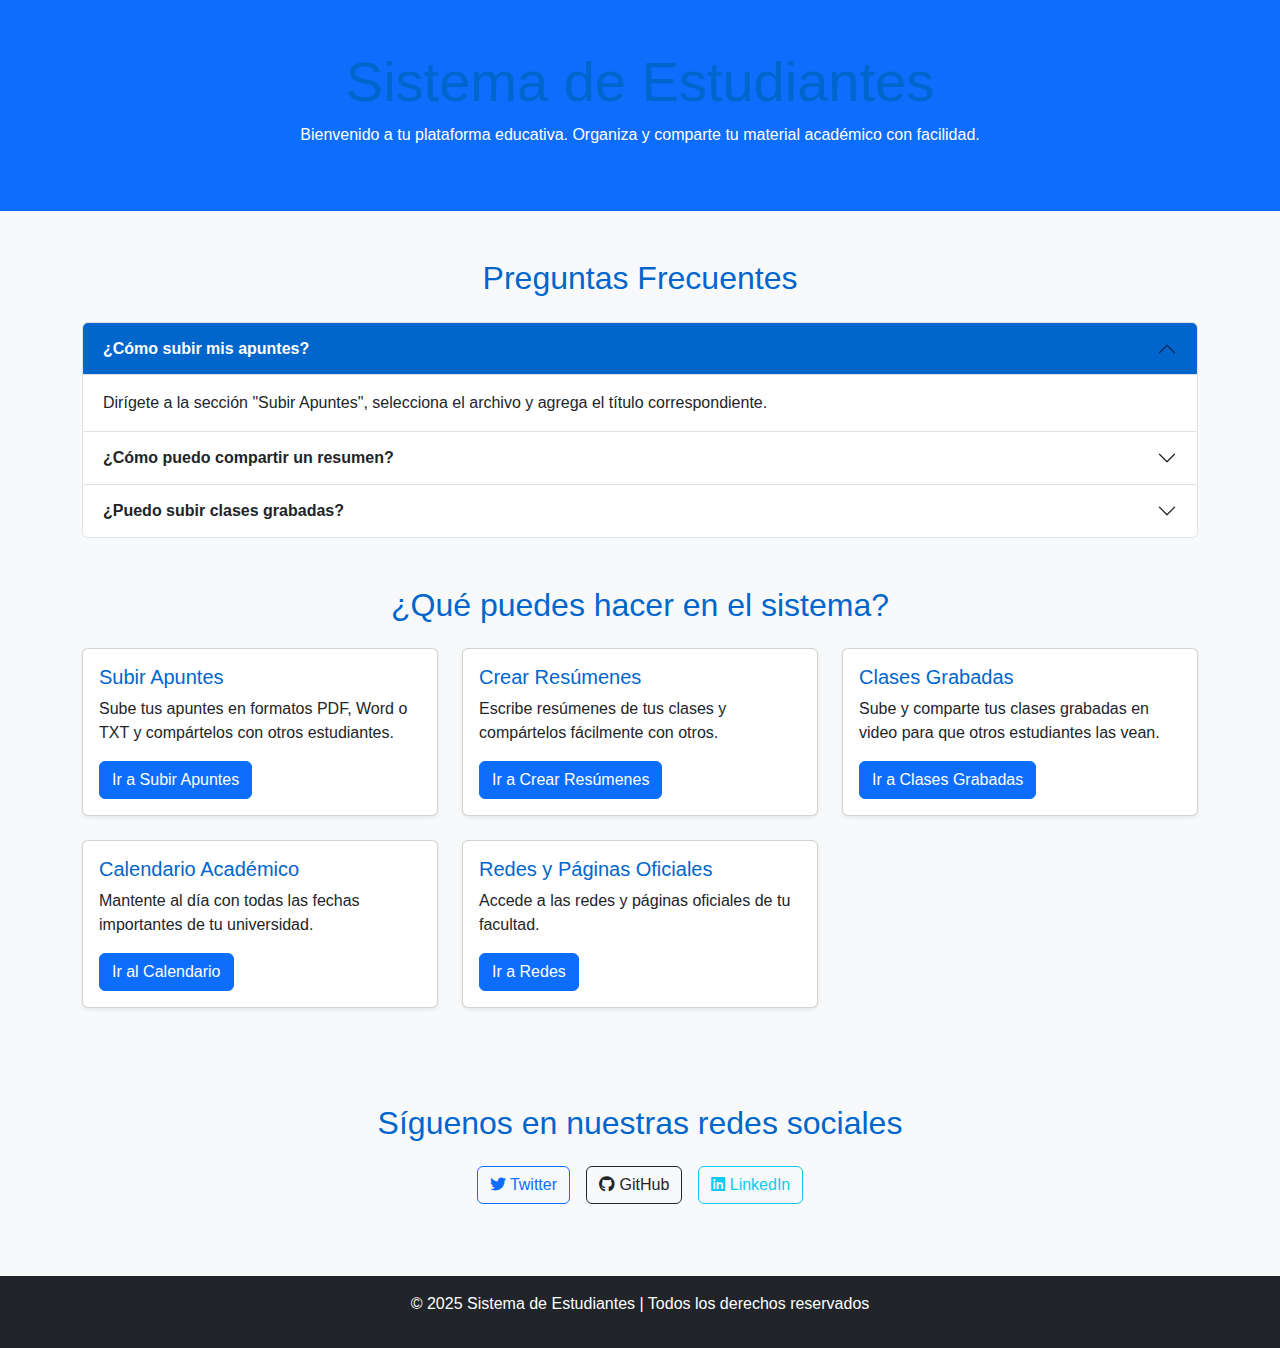
<file: index.html>
<!DOCTYPE html>
<html lang="es">

<head>
    <meta charset="UTF-8">
    <meta name="viewport" content="width=device-width, initial-scale=1.0">
    <title>Sistema de Estudiantes</title>
    <!-- Bootstrap 5 -->
    <link href="https://cdn.jsdelivr.net/npm/bootstrap@5.3.0-alpha1/dist/css/bootstrap.min.css" rel="stylesheet">
    <!-- Font Awesome -->
    <link href="https://cdnjs.cloudflare.com/ajax/libs/font-awesome/6.0.0-beta3/css/all.min.css" rel="stylesheet">
    <!-- Estilos personalizados -->
    <link rel="stylesheet" href="style.css">
</head>

<body>
    <header class="bg-primary text-white text-center py-5">
        <h1 class="display-4">Sistema de Estudiantes</h1>
        <p>Bienvenido a tu plataforma educativa. Organiza y comparte tu material académico con facilidad.</p>
    </header>

    <!-- Sección de Preguntas Frecuentes -->
    <section id="faq" class="container my-5">
        <h2 class="text-center mb-4">Preguntas Frecuentes</h2>
        <div class="accordion" id="faqAccordion">
            <div class="accordion-item">
                <h2 class="accordion-header" id="faq1">
                    <button class="accordion-button" type="button" data-bs-toggle="collapse" data-bs-target="#collapseFaq1" aria-expanded="true" aria-controls="collapseFaq1">
                        ¿Cómo subir mis apuntes?
                    </button>
                </h2>
                <div id="collapseFaq1" class="accordion-collapse collapse show" aria-labelledby="faq1" data-bs-parent="#faqAccordion">
                    <div class="accordion-body">
                        Dirígete a la sección "Subir Apuntes", selecciona el archivo y agrega el título correspondiente.
                    </div>
                </div>
            </div>
            <div class="accordion-item">
                <h2 class="accordion-header" id="faq2">
                    <button class="accordion-button collapsed" type="button" data-bs-toggle="collapse" data-bs-target="#collapseFaq2" aria-expanded="false" aria-controls="collapseFaq2">
                        ¿Cómo puedo compartir un resumen?
                    </button>
                </h2>
                <div id="collapseFaq2" class="accordion-collapse collapse" aria-labelledby="faq2" data-bs-parent="#faqAccordion">
                    <div class="accordion-body">
                        Después de crear un resumen en la sección "Crear Resúmenes", puedes compartirlo mediante el link generado.
                    </div>
                </div>
            </div>
            <div class="accordion-item">
                <h2 class="accordion-header" id="faq3">
                    <button class="accordion-button collapsed" type="button" data-bs-toggle="collapse" data-bs-target="#collapseFaq3" aria-expanded="false" aria-controls="collapseFaq3">
                        ¿Puedo subir clases grabadas?
                    </button>
                </h2>
                <div id="collapseFaq3" class="accordion-collapse collapse" aria-labelledby="faq3" data-bs-parent="#faqAccordion">
                    <div class="accordion-body">
                        Sí, en la sección "Clases Grabadas" puedes subir tus clases grabadas en formato de video.
                    </div>
                </div>
            </div>
        </div>
    </section>

    <!-- Sección de opciones -->
    <section id="opciones" class="container my-5">
        <h2 class="text-center mb-4">¿Qué puedes hacer en el sistema?</h2>
        <div class="row row-cols-1 row-cols-md-3 g-4">
            <div class="col">
                <div class="card h-100 shadow-sm">
                    <div class="card-body">
                        <h5 class="card-title">Subir Apuntes</h5>
                        <p class="card-text">Sube tus apuntes en formatos PDF, Word o TXT y compártelos con otros estudiantes.</p>
                        <a href="subir-apuntes/index.html" class="btn btn-primary">Ir a Subir Apuntes</a>
                    </div>
                </div>
            </div>
            <div class="col">
                <div class="card h-100 shadow-sm">
                    <div class="card-body">
                        <h5 class="card-title">Crear Resúmenes</h5>
                        <p class="card-text">Escribe resúmenes de tus clases y compártelos fácilmente con otros.</p>
                        <a href="crear-resumen/index.html" class="btn btn-primary">Ir a Crear Resúmenes</a>
                    </div>
                </div>
            </div>
            <div class="col">
                <div class="card h-100 shadow-sm">
                    <div class="card-body">
                        <h5 class="card-title">Clases Grabadas</h5>
                        <p class="card-text">Sube y comparte tus clases grabadas en video para que otros estudiantes las vean.</p>
                        <a href="clases-grabadas/index.html" class="btn btn-primary">Ir a Clases Grabadas</a>
                    </div>
                </div>
            </div>
            <div class="col">
                <div class="card h-100 shadow-sm">
                    <div class="card-body">
                        <h5 class="card-title">Calendario Académico</h5>
                        <p class="card-text">Mantente al día con todas las fechas importantes de tu universidad.</p>
                        <a href="calendario-academico/index.html" class="btn btn-primary">Ir al Calendario</a>
                    </div>
                </div>
            </div>
            <div class="col">
                <div class="card h-100 shadow-sm">
                    <div class="card-body">
                        <h5 class="card-title">Redes y Páginas Oficiales</h5>
                        <p class="card-text">Accede a las redes y páginas oficiales de tu facultad.</p>
                        <a href="redes-paginas/index.html" class="btn btn-primary">Ir a Redes</a>
                    </div>
                </div>
            </div>
        </div>
    </section>

    <!-- Redes sociales de los creadores -->
    <section id="redes-creadores" class="bg-light py-5">
        <div class="container text-center">
            <h2>Síguenos en nuestras redes sociales</h2>
            <div class="d-flex justify-content-center my-4">
                <a href="https://twitter.com/creador" target="_blank" class="btn btn-outline-primary mx-2">
                    <i class="fab fa-twitter"></i> Twitter
                </a>
                <a href="https://github.com/creador" target="_blank" class="btn btn-outline-dark mx-2">
                    <i class="fab fa-github"></i> GitHub
                </a>
                <a href="https://linkedin.com/in/creador" target="_blank" class="btn btn-outline-info mx-2">
                    <i class="fab fa-linkedin"></i> LinkedIn
                </a>
            </div>
        </div>
    </section>

    <footer class="bg-dark text-white text-center py-3">
        <p>&copy; 2025 Sistema de Estudiantes | Todos los derechos reservados</p>
    </footer>

    <!-- Bootstrap 5 JS (Al final para mejorar el tiempo de carga) -->
    <script src="https://cdn.jsdelivr.net/npm/@popperjs/core@2.11.6/dist/umd/popper.min.js"></script>
    <script src="https://cdn.jsdelivr.net/npm/bootstrap@5.3.0-alpha1/dist/js/bootstrap.min.js"></script>
</body>

</html>
</file>
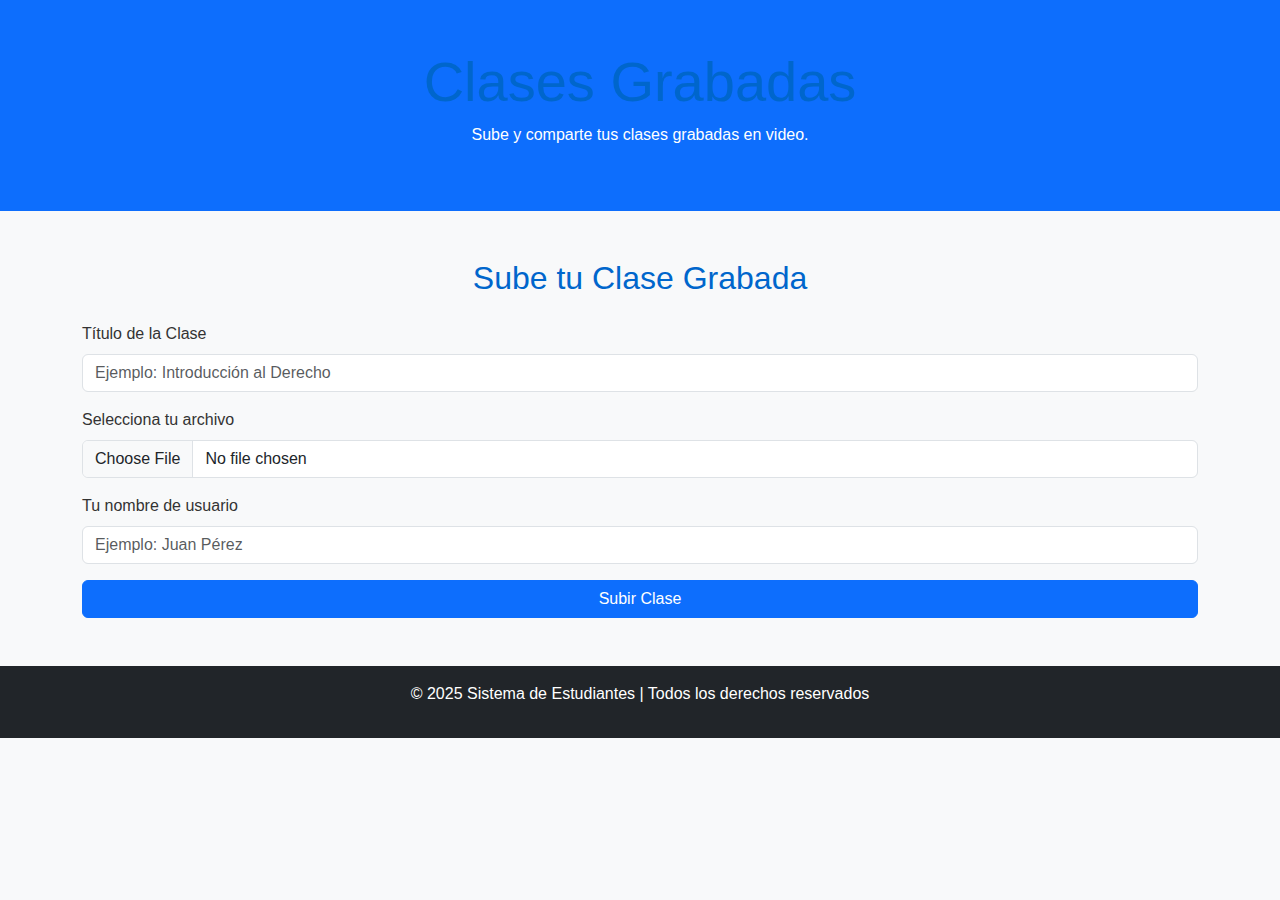
<file: clases-grabadas/index.html>
<!DOCTYPE html>
<html lang="es">

<head>
    <meta charset="UTF-8">
    <meta name="viewport" content="width=device-width, initial-scale=1.0">
    <title>Clases Grabadas | Sistema de Estudiantes</title>
    <link href="https://cdn.jsdelivr.net/npm/bootstrap@5.3.0-alpha1/dist/css/bootstrap.min.css" rel="stylesheet">
    <link href="https://cdnjs.cloudflare.com/ajax/libs/font-awesome/6.0.0-beta3/css/all.min.css" rel="stylesheet">
    <link rel="stylesheet" href="../style.css">
</head>

<body>
    <header class="bg-primary text-white text-center py-5">
        <h1 class="display-4">Clases Grabadas</h1>
        <p>Sube y comparte tus clases grabadas en video.</p>
    </header>

    <!-- Formulario de Subida de Clases Grabadas -->
    <section class="container my-5">
        <h2 class="text-center mb-4">Sube tu Clase Grabada</h2>
        <form action="#" method="POST" enctype="multipart/form-data">
            <div class="mb-3">
                <label for="tituloClase" class="form-label">Título de la Clase</label>
                <input type="text" class="form-control" id="tituloClase" placeholder="Ejemplo: Introducción al Derecho">
            </div>
            <div class="mb-3">
                <label for="archivoClase" class="form-label">Selecciona tu archivo</label>
                <input type="file" class="form-control" id="archivoClase" accept="video/*">
            </div>
            <div class="mb-3">
                <label for="usuarioClase" class="form-label">Tu nombre de usuario</label>
                <input type="text" class="form-control" id="usuarioClase" placeholder="Ejemplo: Juan Pérez">
            </div>
            <button type="submit" class="btn btn-primary w-100">Subir Clase</button>
        </form>
    </section>

    <footer class="bg-dark text-white text-center py-3">
        <p>&copy; 2025 Sistema de Estudiantes | Todos los derechos reservados</p>
    </footer>

    <script src="https://cdn.jsdelivr.net/npm/@popperjs/core@2.11.6/dist/umd/popper.min.js"></script>
    <script src="https://cdn.jsdelivr.net/npm/bootstrap@5.3.0-alpha1/dist/js/bootstrap.min.js"></script>
</body>

</html>
</file>
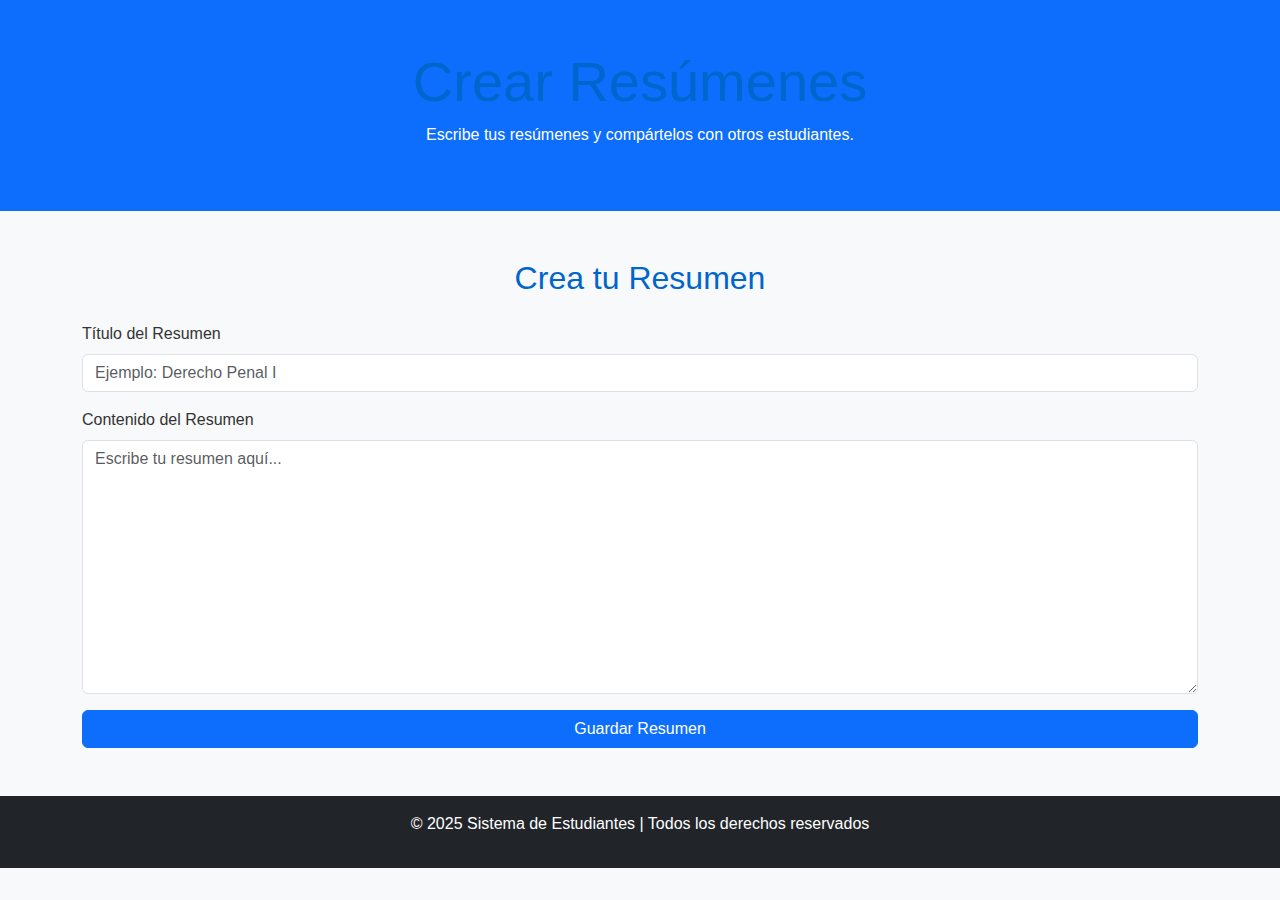
<file: crear-resumen/index.html>
<!DOCTYPE html>
<html lang="es">

<head>
    <meta charset="UTF-8">
    <meta name="viewport" content="width=device-width, initial-scale=1.0">
    <title>Crear Resumen | Sistema de Estudiantes</title>
    <link href="https://cdn.jsdelivr.net/npm/bootstrap@5.3.0-alpha1/dist/css/bootstrap.min.css" rel="stylesheet">
    <link href="https://cdnjs.cloudflare.com/ajax/libs/font-awesome/6.0.0-beta3/css/all.min.css" rel="stylesheet">
    <link rel="stylesheet" href="../style.css">
</head>

<body>
    <header class="bg-primary text-white text-center py-5">
        <h1 class="display-4">Crear Resúmenes</h1>
        <p>Escribe tus resúmenes y compártelos con otros estudiantes.</p>
    </header>

    <!-- Formulario de Crear Resumen -->
    <section class="container my-5">
        <h2 class="text-center mb-4">Crea tu Resumen</h2>
        <form action="#" method="POST">
            <div class="mb-3">
                <label for="tituloResumen" class="form-label">Título del Resumen</label>
                <input type="text" class="form-control" id="tituloResumen" placeholder="Ejemplo: Derecho Penal I">
            </div>
            <div class="mb-3">
                <label for="contenidoResumen" class="form-label">Contenido del Resumen</label>
                <textarea class="form-control" id="contenidoResumen" rows="10" placeholder="Escribe tu resumen aquí..."></textarea>
            </div>
            <button type="submit" class="btn btn-primary w-100">Guardar Resumen</button>
        </form>
    </section>

    <footer class="bg-dark text-white text-center py-3">
        <p>&copy; 2025 Sistema de Estudiantes | Todos los derechos reservados</p>
    </footer>

    <script src="https://cdn.jsdelivr.net/npm/@popperjs/core@2.11.6/dist/umd/popper.min.js"></script>
    <script src="https://cdn.jsdelivr.net/npm/bootstrap@5.3.0-alpha1/dist/js/bootstrap.min.js"></script>
</body>

</html>
</file>
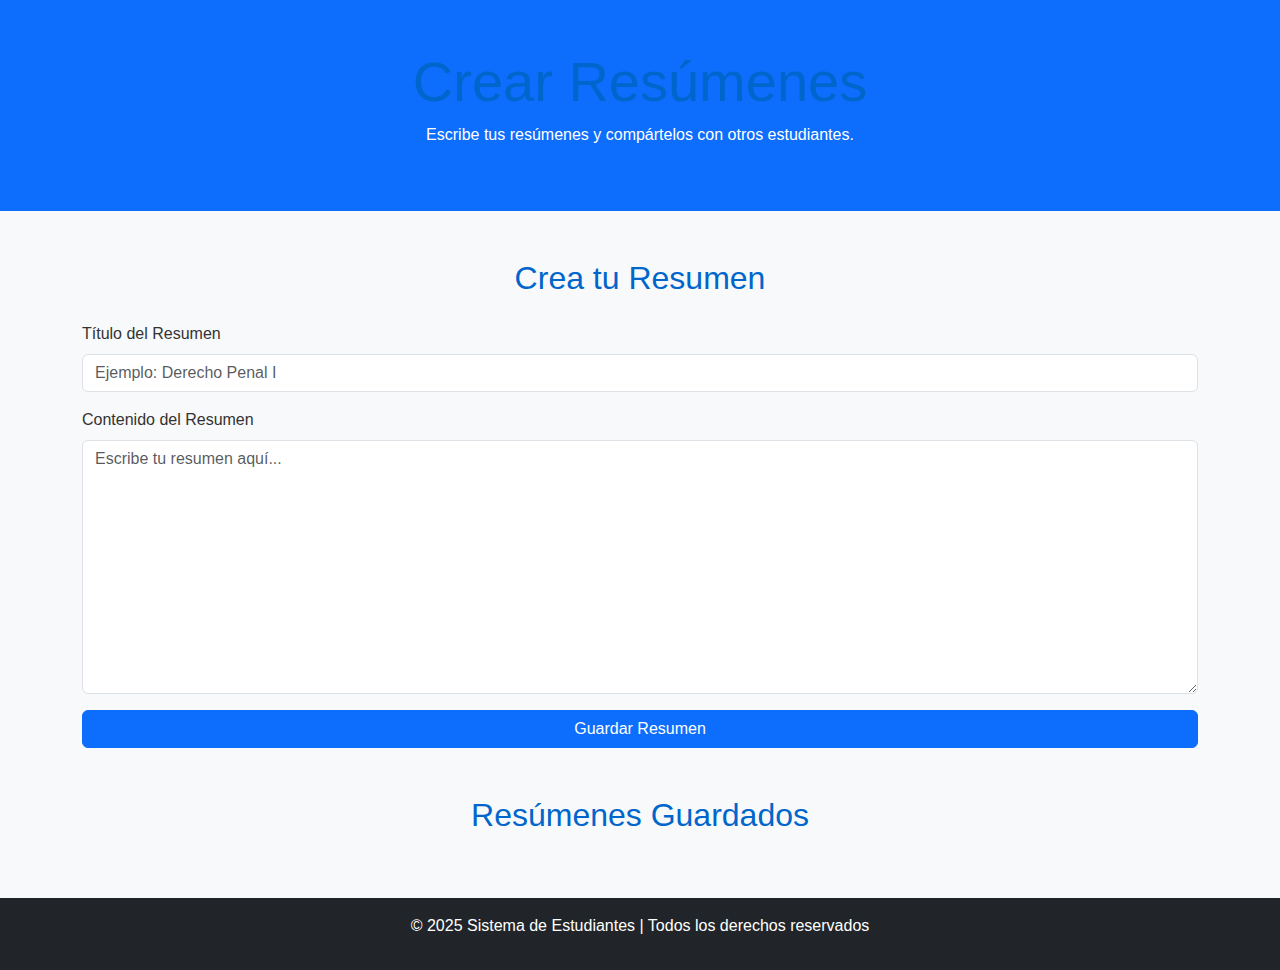
<file: subir-apuntes/index.html>
<!DOCTYPE html>
<html lang="es">
<head>
    <meta charset="UTF-8">
    <meta name="viewport" content="width=device-width, initial-scale=1.0">
    <title>Crear Resumen | Sistema de Estudiantes</title>
    <link href="https://cdn.jsdelivr.net/npm/bootstrap@5.3.0-alpha1/dist/css/bootstrap.min.css" rel="stylesheet">
    <link rel="stylesheet" href="../style.css">
    <script src="https://code.jquery.com/jquery-3.6.0.min.js"></script>
</head>
<body>
    <header class="bg-primary text-white text-center py-5">
        <h1 class="display-4">Crear Resúmenes</h1>
        <p>Escribe tus resúmenes y compártelos con otros estudiantes.</p>
    </header>

    <section class="container my-5">
        <h2 class="text-center mb-4">Crea tu Resumen</h2>
        <form id="formResumen">
            <div class="mb-3">
                <label for="tituloResumen" class="form-label">Título del Resumen</label>
                <input type="text" class="form-control" id="tituloResumen" placeholder="Ejemplo: Derecho Penal I">
            </div>
            <div class="mb-3">
                <label for="contenidoResumen" class="form-label">Contenido del Resumen</label>
                <textarea class="form-control" id="contenidoResumen" rows="10" placeholder="Escribe tu resumen aquí..."></textarea>
            </div>
            <button type="submit" class="btn btn-primary w-100">Guardar Resumen</button>
        </form>

        <h2 class="text-center mt-5">Resúmenes Guardados</h2>
        <ul id="listaResúmenes" class="list-group mt-3"></ul>
    </section>

    <footer class="bg-dark text-white text-center py-3">
        <p>&copy; 2025 Sistema de Estudiantes | Todos los derechos reservados</p>
    </footer>

    <script>
        document.getElementById("formResumen").addEventListener("submit", function (e) {
            e.preventDefault();

            let titulo = document.getElementById("tituloResumen").value;
            let contenido = document.getElementById("contenidoResumen").value;

            if (!titulo || !contenido) {
                alert("Por favor, completa todos los campos.");
                return;
            }

            let resúmenes = JSON.parse(localStorage.getItem("resúmenes")) || [];
            resúmenes.push({ titulo, contenido });
            localStorage.setItem("resúmenes", JSON.stringify(resúmenes));

            document.getElementById("tituloResumen").value = "";
            document.getElementById("contenidoResumen").value = "";
            mostrarResúmenes();
        });

        function mostrarResúmenes() {
            let lista = document.getElementById("listaResúmenes");
            lista.innerHTML = "";
            let resúmenes = JSON.parse(localStorage.getItem("resúmenes")) || [];

            resúmenes.forEach((resumen, index) => {
                let li = document.createElement("li");
                li.className = "list-group-item";
                li.innerHTML = `<strong>${resumen.titulo}</strong>: ${resumen.contenido}
                    <button class="btn btn-danger btn-sm float-end" onclick="eliminarResumen(${index})">Eliminar</button>`;
                lista.appendChild(li);
            });
        }

        function eliminarResumen(index) {
            let resúmenes = JSON.parse(localStorage.getItem("resúmenes")) || [];
            resúmenes.splice(index, 1);
            localStorage.setItem("resúmenes", JSON.stringify(resúmenes));
            mostrarResúmenes();
        }

        document.addEventListener("DOMContentLoaded", mostrarResúmenes);
    </script>
</body>
</html>
</file>
<file: style.css>
/* Reset y base */
* {
    margin: 0;
    padding: 0;
    box-sizing: border-box;
  }
  
  body {
    font-family: 'Arial', sans-serif;
    background-color: #f8f9fa;
    color: #333;
  }
  
  h1, h2, h3, .card-title {
    color: #0066cc;
  }
  
  .card {
    transition: transform 0.3s ease, box-shadow 0.3s ease;
  }
  
  .card:hover {
    transform: translateY(-10px);
    box-shadow: 0 4px 20px rgba(0, 0, 0, 0.1);
  }
  
  /* Sección FAQ */
  .accordion-button {
    font-weight: bold;
  }
  
  .accordion-button:not(.collapsed) {
    background-color: #0066cc;
    color: white;
  }
  
  /* Sección de tarjetas */
  .card-container {
    display: grid;
    grid-template-columns: repeat(auto-fill, minmax(280px, 1fr));
    gap: 20px;
  }
  
  footer {
    background-color: #333;
    color: white;
    padding: 20px 0;
  }
  
  footer a {
    color: #ffffff;
    text-decoration: none;
  }
  
  footer a:hover {
    text-decoration: underline;
  }
</file>
